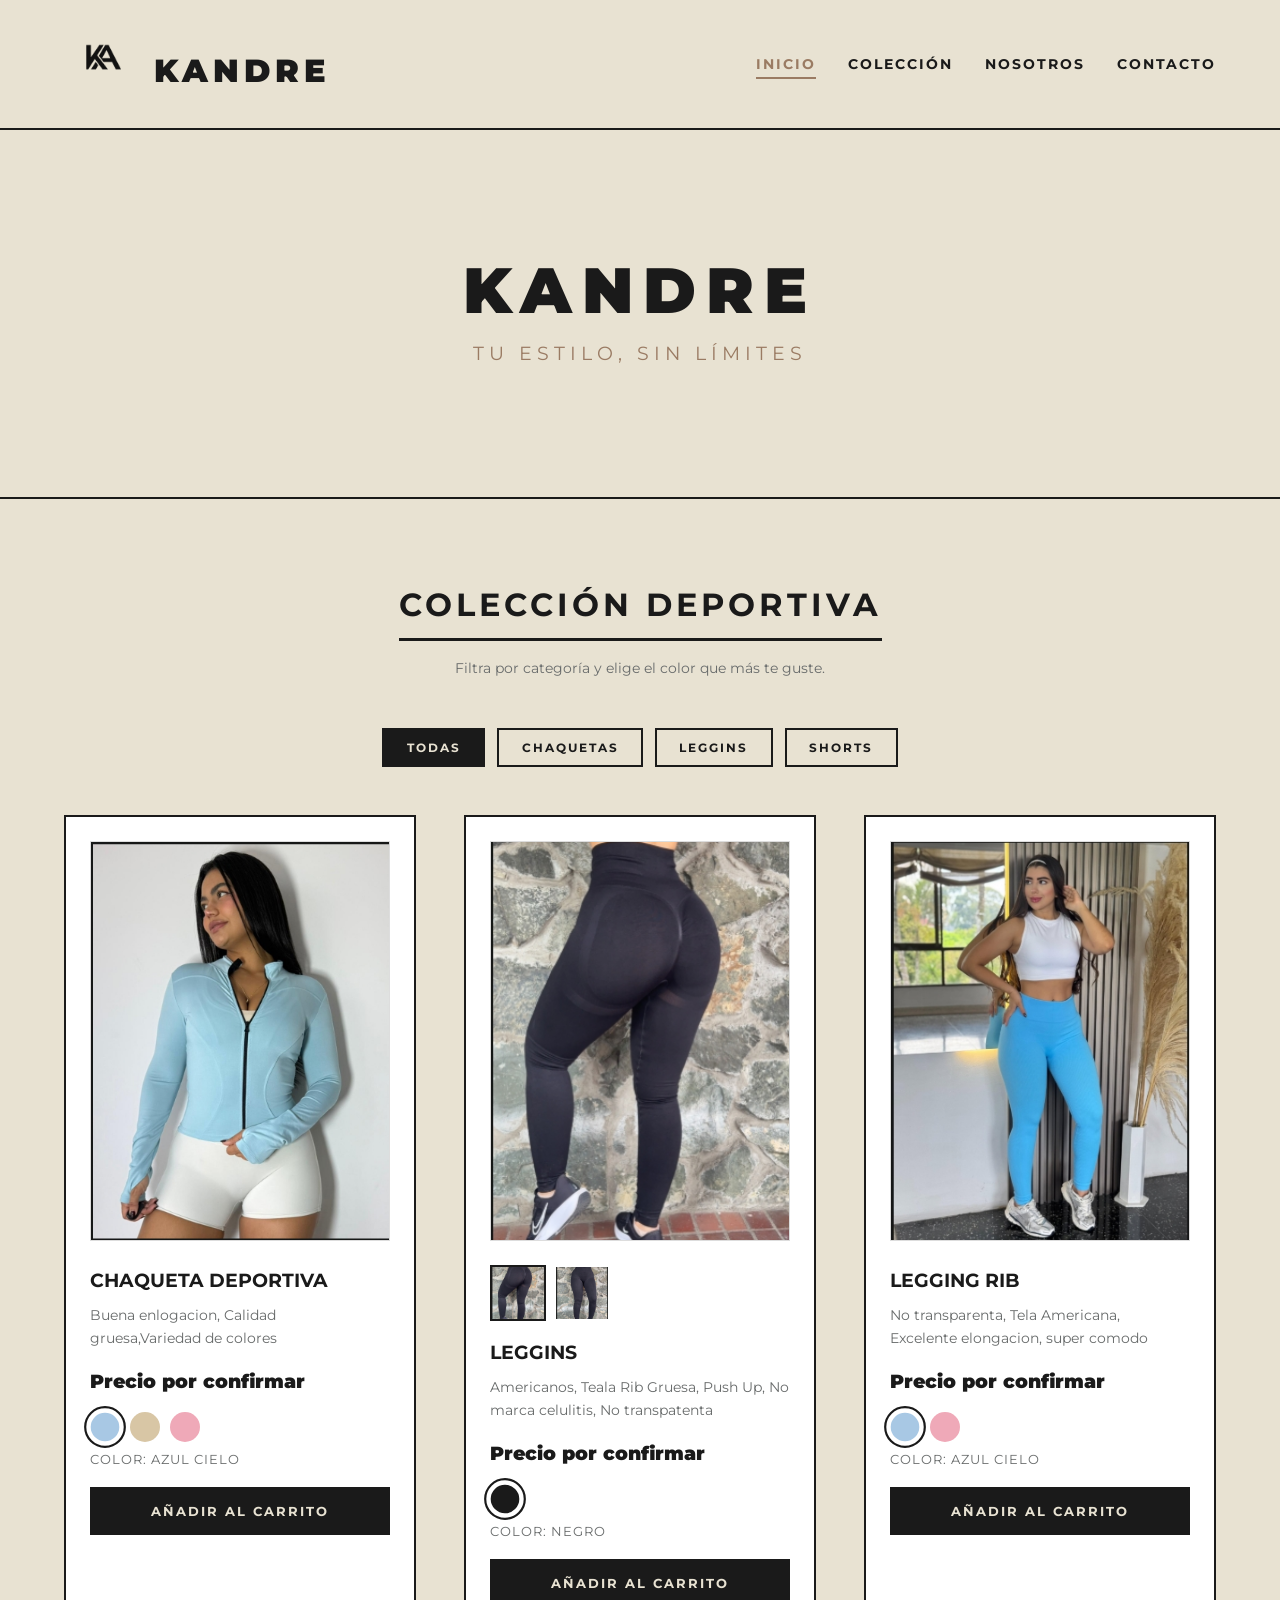
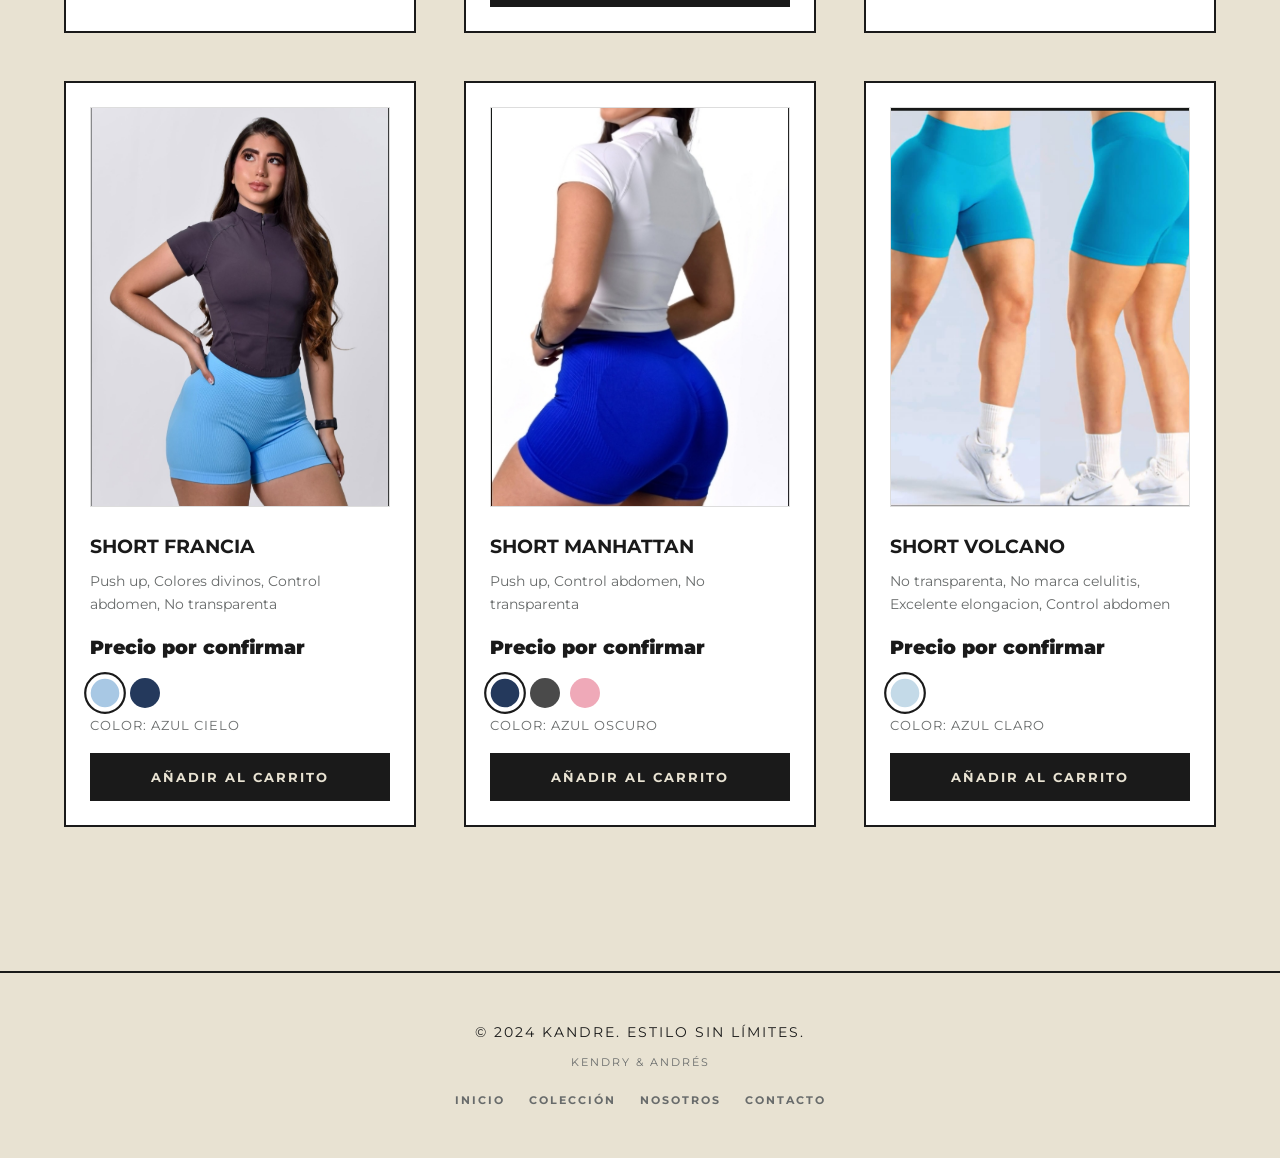
<file: index.html>
<!DOCTYPE html>
<html lang="es">
<head>
    <meta charset="UTF-8">
    <meta name="viewport" content="width=device-width, initial-scale=1.0">
    <title>KANDRE | Minimalist Clothing</title>
    <meta name="description" content="KANDRE: ropa deportiva minimalista. Leggins, shorts y chaquetas de producción local. Tu estilo, sin límites.">

    <!-- Tipografía oficial de la marca -->
    <link rel="preconnect" href="https://fonts.googleapis.com">
    <link rel="preconnect" href="https://fonts.gstatic.com" crossorigin>
    <link href="https://fonts.googleapis.com/css2?family=Montserrat:wght@400;700;900&display=swap" rel="stylesheet">

    <!-- Enlace al archivo de estilos CSS -->
    <link rel="stylesheet" href="css/style.css">
</head>
<body>

    <!-- ========================================== -->
    <!-- HEADER: Barra de navegación superior       -->
    <!-- ========================================== -->
    <header>
        <div class="logo-container">
            <img src="img/Logo/Logo-Monograma.png" alt="">
            <!-- REEMPLAZA EL TEXTO POR TU IMAGEN PNG DEL LOGO -->
            <!-- Ejemplo: <img src="img/logo-kandre.png" alt="KANDRE Logo" style="height: 50px;"> -->
            <a href="index.html">KANDRE</a>
        </div>
        <nav aria-label="Navegación principal">
            <ul>
                <li><a href="index.html" class="active" aria-current="page">Inicio</a></li>
                <li><a href="index.html#coleccion">Colección</a></li>
                <li><a href="nosotros.html">Nosotros</a></li>
                <li><a href="contacto.html">Contacto</a></li>
            </ul>
        </nav>
    </header>

    <!-- ========================================== -->
    <!-- HERO SECTION: Mensaje principal            -->
    <!-- ========================================== -->
    <section class="hero">
        <h1>KANDRE</h1>
        <p>Tu estilo, sin límites</p>
    </section>

    <!-- ========================================== -->
    <!-- CATÁLOGO: Grilla de productos              -->
    <!-- ========================================== -->
    <!--
        IMPORTANTE: las tarjetas ya NO se escriben a mano aquí.
        Se generan con JavaScript a partir de tres archivos:

          · js/productos.js  -> DATOS de cada prenda (nombre, precio,
                                colores, imágenes y descripción).
          · js/main.js       -> utilidades (formato de precio, avisos).
          · js/catalogo.js   -> construye el HTML, filtros y galería.

        Para agregar, quitar o editar una prenda solo se toca
        js/productos.js. Este bloque únicamente define los
        contenedores donde se pinta el catálogo.
    -->
    <section class="catalog" id="coleccion">
        <div class="catalog-header">
            <h2>Colección Deportiva</h2>
            <p class="catalog-sub">Filtra por categoría y elige el color que más te guste.</p>
        </div>

        <!--
            FILTROS: botones "Todas / Leggins / Shorts / Chaquetas".
            Se generan automáticamente según las categorías usadas
            en js/productos.js. No borres este contenedor.
        -->
        <div class="catalog-filters" id="catalog-filters" aria-label="Filtrar productos por categoría"></div>

        <!--
            GRILLA: contenedor vacío. js/catalogo.js inyecta aquí
            una tarjeta por cada producto de js/productos.js.
        -->
        <div class="product-grid" id="product-grid"></div>

        <!-- Mensaje para navegadores sin JavaScript activado -->
        <noscript>
            <p class="catalog-noscript">
                Para ver el catálogo necesitas activar JavaScript en tu navegador.
                También puedes escribirnos desde la página de contacto.
            </p>
        </noscript>
    </section>

    <!-- ========================================== -->
    <!-- FOOTER: Pie de página                      -->
    <!-- ========================================== -->
    <footer>
        <p>&copy; 2024 KANDRE. Estilo sin límites.</p>
        <p class="footer-sub">Kendry &amp; Andrés</p>
        <nav class="footer-nav" aria-label="Navegación del pie de página">
            <a href="index.html">Inicio</a>
            <a href="index.html#coleccion">Colección</a>
            <a href="nosotros.html">Nosotros</a>
            <a href="contacto.html">Contacto</a>
        </nav>
    </footer>

    <!-- ========================================== -->
    <!-- SCRIPTS: el orden de carga es importante   -->
    <!-- ========================================== -->
    <!-- 1) Utilidades compartidas (KANDRE.*) -->
    <script src="js/main.js"></script>
    <!-- 2) Datos de las prendas (PRODUCTOS) -->
    <script src="js/productos.js"></script>
    <!-- 3) Motor que construye el catálogo -->
    <script src="js/catalogo.js"></script>
</body>
</html>
</file>
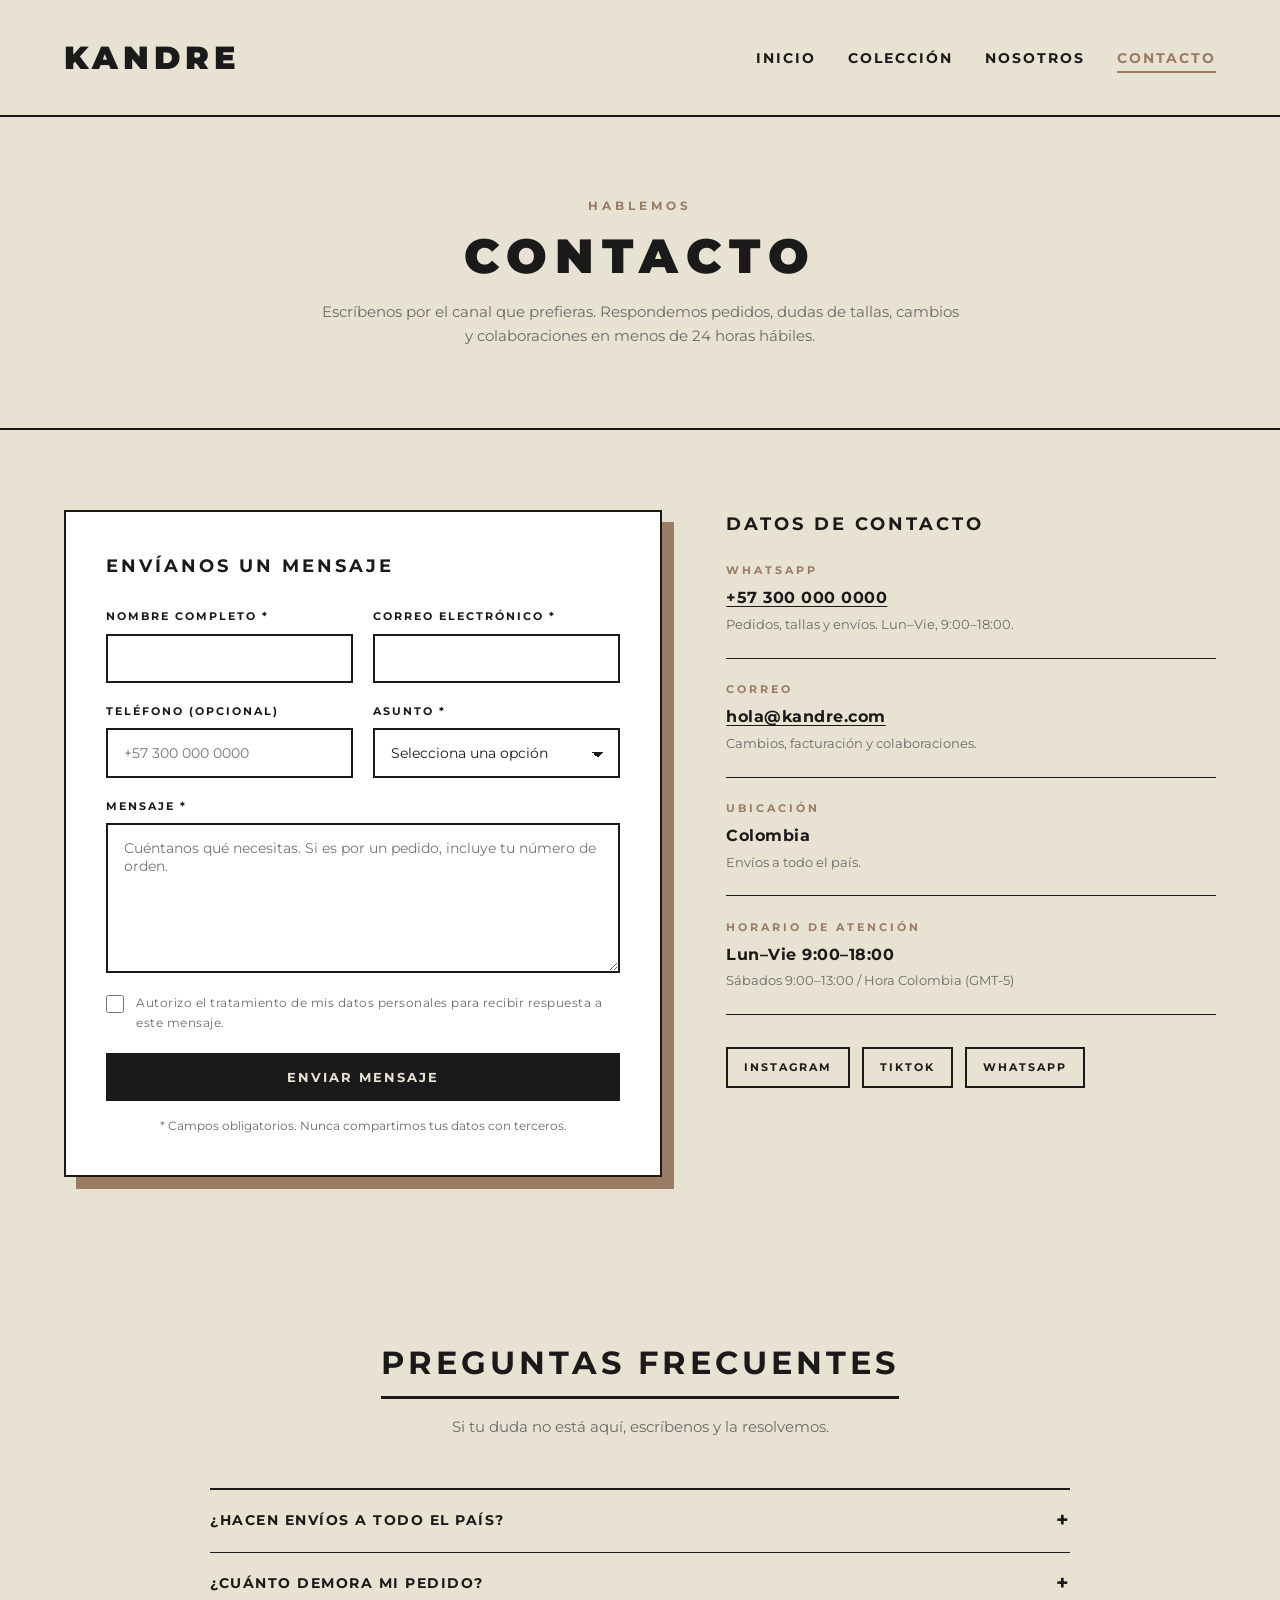
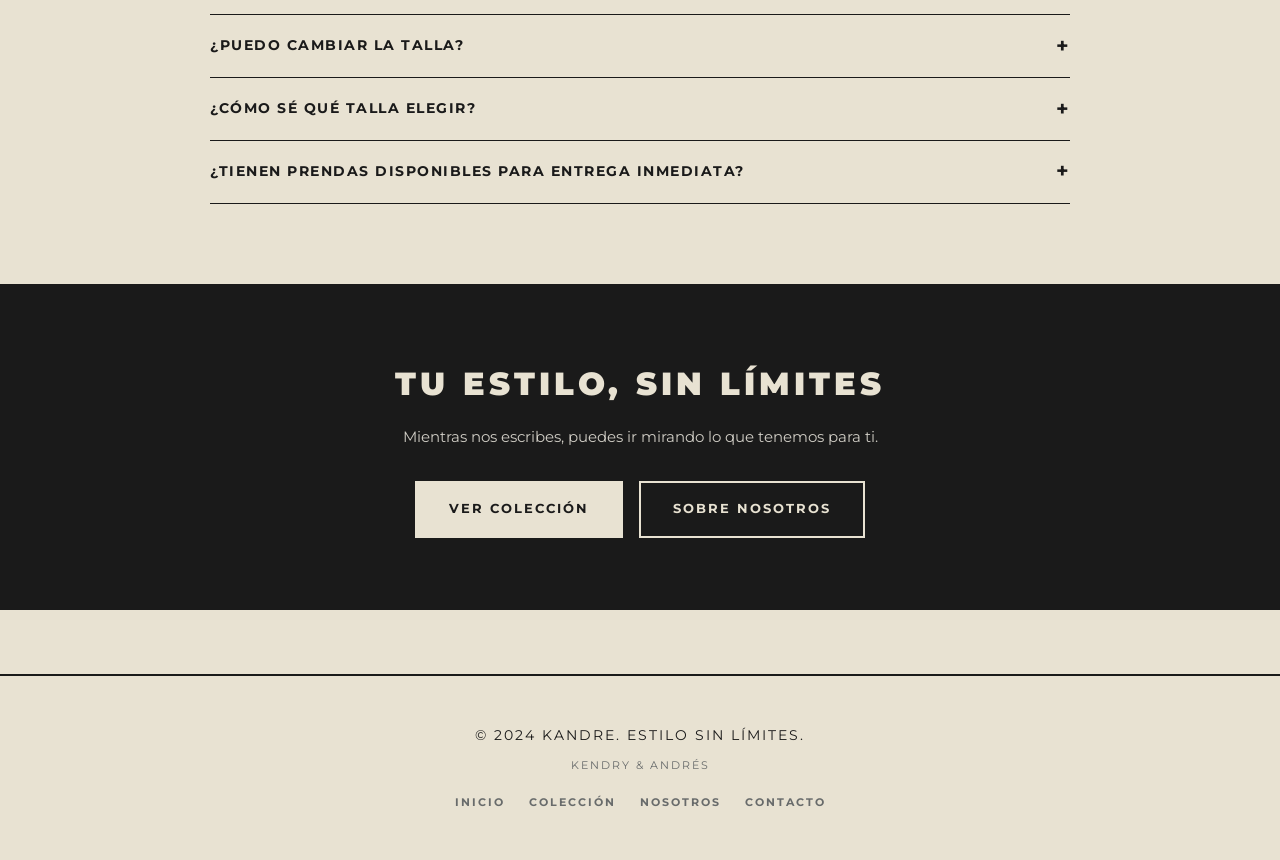
<file: contacto.html>
<!DOCTYPE html>
<html lang="es">
<head>
    <meta charset="UTF-8">
    <meta name="viewport" content="width=device-width, initial-scale=1.0">
    <title>Contacto | KANDRE</title>
    <meta name="description" content="Escríbenos: pedidos, dudas de tallas, cambios y colaboraciones. KANDRE responde en menos de 24 horas hábiles.">

    <!-- Tipografía oficial de la marca -->
    <link rel="preconnect" href="https://fonts.googleapis.com">
    <link rel="preconnect" href="https://fonts.gstatic.com" crossorigin>
    <link href="https://fonts.googleapis.com/css2?family=Montserrat:wght@400;700;900&display=swap" rel="stylesheet">

    <!-- Enlace al archivo de estilos CSS -->
    <link rel="stylesheet" href="css/style.css">
</head>
<body>

    <!-- ========================================== -->
    <!-- HEADER: Barra de navegación superior       -->
    <!-- ========================================== -->
    <header>
        <div class="logo-container">
            <!-- REEMPLAZA EL TEXTO POR TU IMAGEN PNG DEL LOGO -->
            <a href="index.html">KANDRE</a>
        </div>
        <nav aria-label="Navegación principal">
            <ul>
                <li><a href="index.html">Inicio</a></li>
                <li><a href="index.html#coleccion">Colección</a></li>
                <li><a href="nosotros.html">Nosotros</a></li>
                <li><a href="contacto.html" class="active" aria-current="page">Contacto</a></li>
            </ul>
        </nav>
    </header>

    <!-- ========================================== -->
    <!-- ENCABEZADO DE LA PÁGINA                    -->
    <!-- ========================================== -->
    <section class="page-hero">
        <p class="page-kicker">Hablemos</p>
        <h1>Contacto</h1>
        <p class="lead">
            Escríbenos por el canal que prefieras. Respondemos pedidos, dudas de
            tallas, cambios y colaboraciones en menos de 24 horas hábiles.
        </p>
    </section>

    <!-- ========================================== -->
    <!-- FORMULARIO + DATOS DE CONTACTO             -->
    <!-- ========================================== -->
    <section class="section" id="escribenos">
        <div class="contact-grid">

            <!-- FORMULARIO -->
            <div class="contact-form">
                <h2>Envíanos un mensaje</h2>

                <!--
                    =======================================================
                    CÓMO ACTIVAR EL ENVÍO REAL
                    =======================================================
                    Este formulario valida los datos con js/contacto.js y, por
                    defecto, abre tu aplicación de correo (mailto) con el mensaje
                    listo para enviar.

                    Si prefieres un envío automático, crea una cuenta gratuita en
                    Formspree (o Netlify Forms) y pega tu endpoint así:

                        <form id="contact-form" data-endpoint="https://formspree.io/f/TU_ID">

                    El script detectará el endpoint y enviará el formulario por
                    fetch sin recargar la página. Los campos name="" ya están
                    listos para cualquier servicio.
                -->
                <form id="contact-form" action="#" method="post" data-endpoint="" novalidate>
                    <div class="form-row">
                        <div class="form-group">
                            <label for="nombre">Nombre completo *</label>
                            <input type="text" id="nombre" name="nombre" autocomplete="name" required aria-describedby="err-nombre">
                            <span class="field-error" id="err-nombre" role="alert"></span>
                        </div>

                        <div class="form-group">
                            <label for="email">Correo electrónico *</label>
                            <input type="email" id="email" name="email" autocomplete="email" required aria-describedby="err-email">
                            <span class="field-error" id="err-email" role="alert"></span>
                        </div>
                    </div>

                    <div class="form-row">
                        <div class="form-group">
                            <label for="telefono">Teléfono (opcional)</label>
                            <input type="tel" id="telefono" name="telefono" autocomplete="tel" placeholder="+57 300 000 0000" aria-describedby="err-telefono">
                            <span class="field-error" id="err-telefono" role="alert"></span>
                        </div>

                        <div class="form-group">
                            <label for="asunto">Asunto *</label>
                            <select id="asunto" name="asunto" required aria-describedby="err-asunto">
                                <option value="">Selecciona una opción</option>
                                <option value="Pedido">Estado de mi pedido</option>
                                <option value="Tallas">Duda de tallas</option>
                                <option value="Cambios">Cambios y devoluciones</option>
                                <option value="Colaboración">Colaboración o prensa</option>
                                <option value="Otro">Otro</option>
                            </select>
                            <span class="field-error" id="err-asunto" role="alert"></span>
                        </div>
                    </div>

                    <div class="form-group">
                        <label for="mensaje">Mensaje *</label>
                        <textarea id="mensaje" name="mensaje" required placeholder="Cuéntanos qué necesitas. Si es por un pedido, incluye tu número de orden." aria-describedby="err-mensaje"></textarea>
                        <span class="field-error" id="err-mensaje" role="alert"></span>
                    </div>

                    <div class="form-group checkbox-group">
                        <input type="checkbox" id="acepto" name="acepto" value="si" required aria-describedby="err-acepto">
                        <label for="acepto">
                            Autorizo el tratamiento de mis datos personales para recibir
                            respuesta a este mensaje.
                        </label>
                        <span class="field-error" id="err-acepto" role="alert"></span>
                    </div>

                    <button type="submit" class="btn-add">Enviar mensaje</button>

                    <p class="form-note">
                        * Campos obligatorios. Nunca compartimos tus datos con terceros.
                    </p>

                    <div class="form-status" id="form-status" role="status" aria-live="polite"></div>
                </form>
            </div>

            <!-- DATOS DE CONTACTO -->
            <div class="contact-info">
                <h2>Datos de contacto</h2>

                <!-- REEMPLAZA ESTOS DATOS CON LOS REALES DE KANDRE -->
                <div class="info-block">
                    <p class="info-label">WhatsApp</p>
                    <p class="info-value">
                        <a href="https://wa.me/" target="_blank" rel="noopener">+57 300 000 0000</a>
                    </p>
                    <p class="info-extra">Pedidos, tallas y envíos. Lun&ndash;Vie, 9:00&ndash;18:00.</p>
                </div>

                <div class="info-block">
                    <p class="info-label">Correo</p>
                    <p class="info-value">
                        <a href="mailto:hola@kandre.com">hola@kandre.com</a>
                    </p>
                    <p class="info-extra">Cambios, facturación y colaboraciones.</p>
                </div>

                <div class="info-block">
                    <p class="info-label">Ubicación</p>
                    <p class="info-value">Colombia</p>
                    <p class="info-extra">Envíos a todo el país.</p>
                </div>

                <div class="info-block">
                    <p class="info-label">Horario de atención</p>
                    <p class="info-value">Lun&ndash;Vie 9:00&ndash;18:00</p>
                    <p class="info-extra">Sábados 9:00&ndash;13:00 / Hora Colombia (GMT-5)</p>
                </div>

                <div class="social-row">
                    <a href="https://www.instagram.com/kandre_ka/" target="_blank" rel="noopener" class="social-link">Instagram</a>
                    <a href="https://tiktok.com/" target="_blank" rel="noopener" class="social-link">TikTok</a>
                    <a href="https://wa.me/" target="_blank" rel="noopener" class="social-link">WhatsApp</a>
                </div>
            </div>
        </div>
    </section>

    <!-- ========================================== -->
    <!-- MAPA / VISÍTANOS                            -->
    <!-- ========================================== -->
     
    <!-- <section class="section section-alt" id="ubicacion">
        <div class="section-header">
            <h2>Visítanos</h2>
            <p>
                Atendemos con cita previa. Escríbenos por WhatsApp para confirmar
                disponibilidad antes de venir.
            </p>
        </div> -->

        <!--
            MAPA: reemplaza este div por el iframe de Google Maps de tu dirección.
            Ejemplo:
            <iframe src="https://www.google.com/maps?q=TU+DIRECCION&output=embed"
                    title="Ubicación de KANDRE" loading="lazy" referrerpolicy="no-referrer-when-downgrade"></iframe>
        -->
        <!-- <div class="map-frame">
            <p>
                Espacio para el mapa &mdash; Cra. 00 #00-00, Bogotá D.C.
                <br>
                Reemplaza este bloque por el iframe de Google Maps.
            </p>
        </div>
    </section> -->

    <!-- ========================================== -->
    <!-- PREGUNTAS FRECUENTES                       -->
    <!-- ========================================== -->
    <section class="section" id="preguntas">
        <div class="section-header">
            <h2>Preguntas frecuentes</h2>
            <p>Si tu duda no está aquí, escríbenos y la resolvemos.</p>
        </div>

        <div class="faq">
            <details>
                <summary>¿Hacen envíos a todo el país?</summary>
                <p>
                    Sí. Enviamos a toda Colombia con transportadoras aliadas. En Bogotá
                    también ofrecemos entrega el mismo día para pedidos confirmados antes
                    de las 12:00 m.
                </p>
            </details>

            <details>
                <summary>¿Cuánto demora mi pedido?</summary>
                <p>
                    Entre 1 y 3 días hábiles en ciudades principales y hasta 5 días
                    hábiles en municipios. Te enviamos el número de guía en cuanto tu
                    paquete sale del taller.
                </p>
            </details>

            <details>
                <summary>¿Puedo cambiar la talla?</summary>
                <p>
                    Sí. Tienes 5 días calendario desde que recibes tu pedido para
                    solicitar el cambio, siempre que la prenda esté sin uso, con etiquetas
                    y en su empaque original. Escríbenos por WhatsApp con tu número de
                    orden.
                </p>
            </details>

            <details>
                <summary>¿Cómo sé qué talla elegir?</summary>
                <p>
                    Cada producto tiene su tabla de tallas en la página de la colección.
                    Si estás entre dos tallas, escríbenos con tu estatura y peso: te
                    recomendamos una según el corte de la prenda.
                </p>
            </details>

            <details>
                <summary>¿Tienen prendas disponibles para entrega inmediata?</summary>
                <p>
                    Trabajamos por series pequeñas, así que la disponibilidad cambia
                    rápido. La colección muestra siempre lo que está en stock; si algo se
                    agota, puedes preguntarnos por la próxima producción.
                </p>
            </details>
        </div>
    </section>

    <!-- ========================================== -->
    <!-- LLAMADO A LA ACCIÓN                        -->
    <!-- ========================================== -->
    <section class="cta-band">
        <h2>Tu estilo, sin límites</h2>
        <p>Mientras nos escribes, puedes ir mirando lo que tenemos para ti.</p>
        <div class="btn-row">
            <a href="index.html#coleccion" class="btn btn-solid">Ver colección</a>
            <a href="nosotros.html" class="btn">Sobre nosotros</a>
        </div>
    </section>

    <!-- ========================================== -->
    <!-- FOOTER: Pie de página                      -->
    <!-- ========================================== -->
    <footer>
        <p>&copy; 2024 KANDRE. Estilo sin límites.</p>
        <p class="footer-sub">Kendry &amp; Andrés</p>
        <nav class="footer-nav" aria-label="Navegación del pie de página">
            <a href="index.html">Inicio</a>
            <a href="index.html#coleccion">Colección</a>
            <a href="nosotros.html">Nosotros</a>
            <a href="contacto.html">Contacto</a>
        </nav>
    </footer>

    <!-- Enlace al archivo JavaScript -->
    <script src="js/main.js"></script>
    <script src="js/contacto.js"></script>
</body>
</html>
</file>
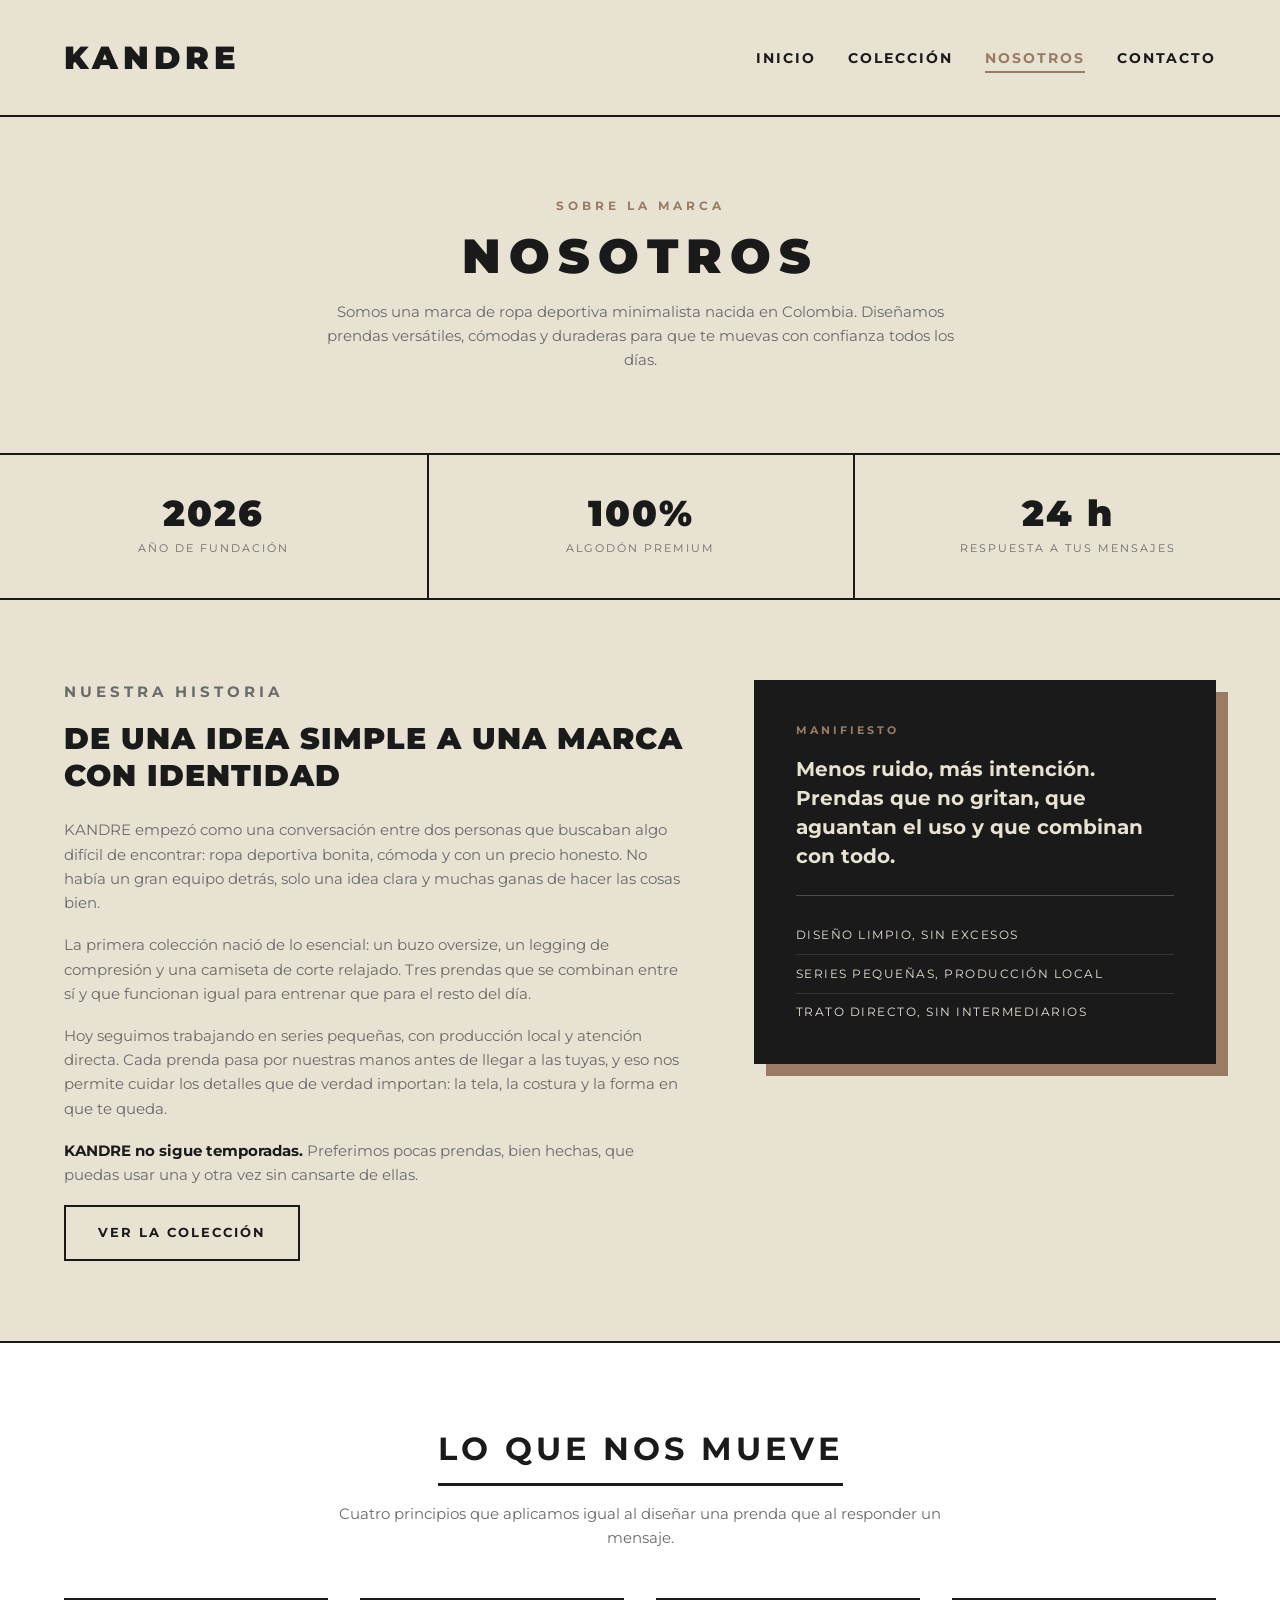
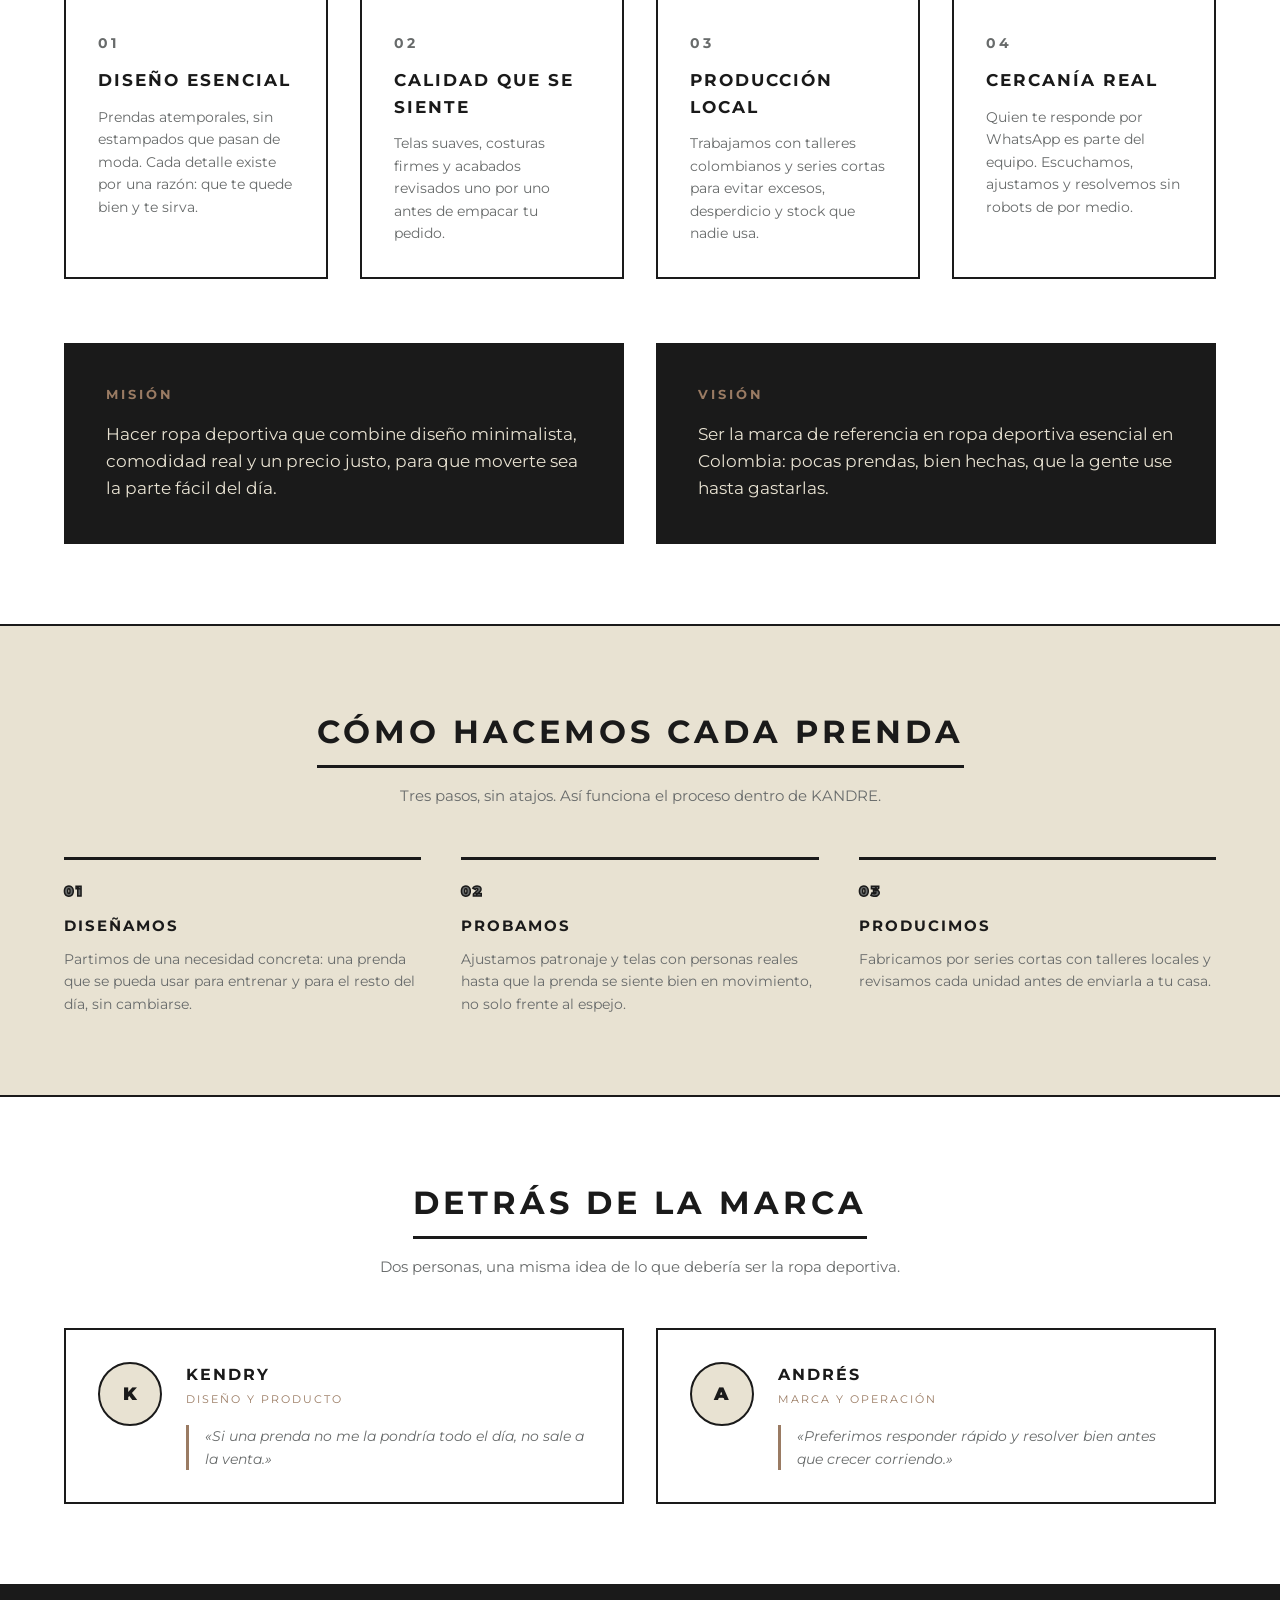
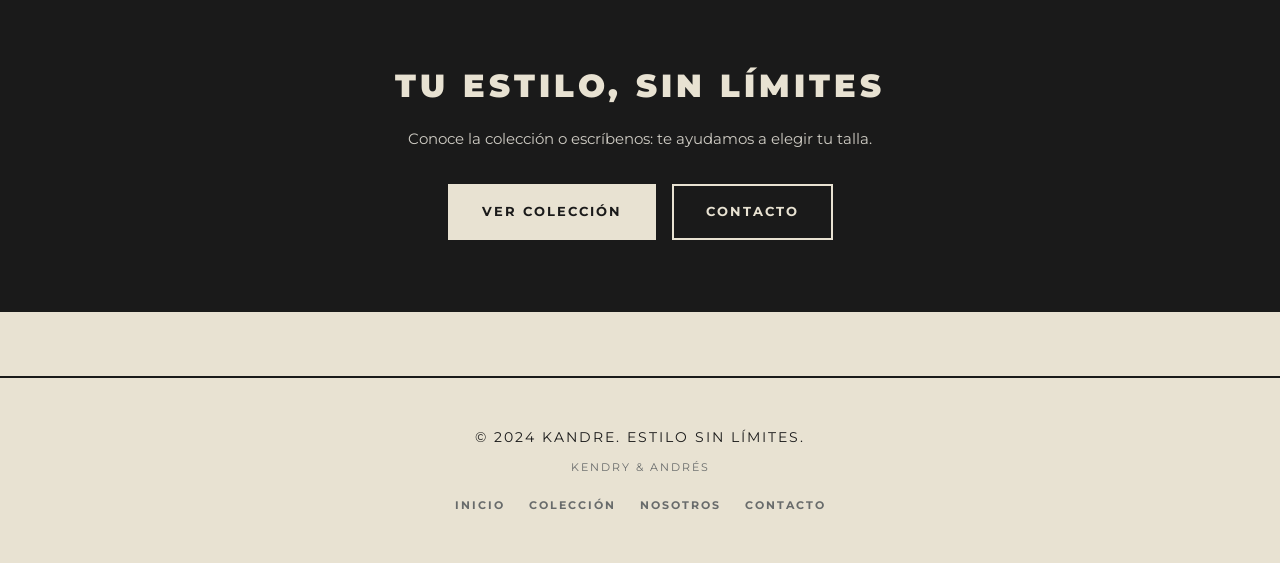
<file: nosotros.html>
<!DOCTYPE html>
<html lang="es">
<head>
    <meta charset="UTF-8">
    <meta name="viewport" content="width=device-width, initial-scale=1.0">
    <title>Nosotros | KANDRE</title>
    <meta name="description" content="Conoce la historia, los valores y el equipo detrás de KANDRE: ropa deportiva minimalista de producción local en Colombia.">

    <!-- Tipografía oficial de la marca -->
    <link rel="preconnect" href="https://fonts.googleapis.com">
    <link rel="preconnect" href="https://fonts.gstatic.com" crossorigin>
    <link href="https://fonts.googleapis.com/css2?family=Montserrat:wght@400;700;900&display=swap" rel="stylesheet">

    <!-- Enlace al archivo de estilos CSS -->
    <link rel="stylesheet" href="css/style.css">
</head>
<body>

    <!-- ========================================== -->
    <!-- HEADER: Barra de navegación superior       -->
    <!-- ========================================== -->
    <header>
        <div class="logo-container">
            <!-- REEMPLAZA EL TEXTO POR TU IMAGEN PNG DEL LOGO -->
            <a href="index.html">KANDRE</a>
        </div>
        <nav aria-label="Navegación principal">
            <ul>
                <li><a href="index.html">Inicio</a></li>
                <li><a href="index.html#coleccion">Colección</a></li>
                <li><a href="nosotros.html" class="active" aria-current="page">Nosotros</a></li>
                <li><a href="contacto.html">Contacto</a></li>
            </ul>
        </nav>
    </header>

    <!-- ========================================== -->
    <!-- ENCABEZADO DE LA PÁGINA                    -->
    <!-- ========================================== -->
    <section class="page-hero">
        <p class="page-kicker">Sobre la marca</p>
        <h1>Nosotros</h1>
        <p class="lead">
            Somos una marca de ropa deportiva minimalista nacida en Colombia.
            Diseñamos prendas versátiles, cómodas y duraderas para que te muevas
            con confianza todos los días.
        </p>
    </section>

    <!-- ========================================== -->
    <!-- CIFRAS DE LA MARCA                         -->
    <!-- ========================================== -->
    <!-- AJUSTA ESTAS CIFRAS cuando tengas los datos reales -->
    <section class="stats-band" aria-label="KANDRE en cifras">
        <div class="stat">
            <strong>2026</strong>
            <span>Año de fundación</span>
        </div>
        <!--
        <div class="stat">
            <strong>06</strong>
            <span>Prendas en la colección</span>
        </div>
        -->
        <div class="stat">
            <strong>100%</strong>
            <span>Algodón premium</span>
        </div>
        <div class="stat">
            <strong>24 h</strong>
            <span>Respuesta a tus mensajes</span>
        </div>
    </section>

    <!-- ========================================== -->
    <!-- HISTORIA Y MANIFIESTO                      -->
    <!-- ========================================== -->
    <section class="section" id="historia">
        <div class="story-grid">
            <div class="story-text">
                <p class="page-kicker">Nuestra historia</p>
                <h2>De una idea simple a una marca con identidad</h2>

                <p>
                    KANDRE empezó como una conversación entre dos personas que buscaban
                    algo difícil de encontrar: ropa deportiva bonita, cómoda y con un
                    precio honesto. No había un gran equipo detrás, solo una idea clara
                    y muchas ganas de hacer las cosas bien.
                </p>

                <p>
                    La primera colección nació de lo esencial: un buzo oversize, un
                    legging de compresión y una camiseta de corte relajado. Tres prendas
                    que se combinan entre sí y que funcionan igual para entrenar que para
                    el resto del día.
                </p>

                <p>
                    Hoy seguimos trabajando en series pequeñas, con producción local y
                    atención directa. Cada prenda pasa por nuestras manos antes de llegar
                    a las tuyas, y eso nos permite cuidar los detalles que de verdad
                    importan: la tela, la costura y la forma en que te queda.
                </p>

                <p>
                    <strong>KANDRE no sigue temporadas.</strong> Preferimos pocas prendas,
                    bien hechas, que puedas usar una y otra vez sin cansarte de ellas.
                </p>

                <a href="index.html#coleccion" class="btn">Ver la colección</a>
            </div>

            <aside class="manifesto-card">
                <p class="manifesto-tag">Manifiesto</p>
                <p class="manifesto-text">
                    Menos ruido, más intención. Prendas que no gritan, que aguantan el
                    uso y que combinan con todo.
                </p>
                <ul>
                    <li>Diseño limpio, sin excesos</li>
                    <li>Series pequeñas, producción local</li>
                    <li>Trato directo, sin intermediarios</li>
                </ul>
            </aside>
        </div>
    </section>

    <!-- ========================================== -->
    <!-- VALORES                                    -->
    <!-- ========================================== -->
    <section class="section section-alt" id="valores">
        <div class="section-header">
            <h2>Lo que nos mueve</h2>
            <p>
                Cuatro principios que aplicamos igual al diseñar una prenda que al
                responder un mensaje.
            </p>
        </div>

        <div class="pillar-grid">
            <article class="pillar-card">
                <p class="pillar-number">01</p>
                <h3>Diseño esencial</h3>
                <p>
                    Prendas atemporales, sin estampados que pasan de moda. Cada detalle
                    existe por una razón: que te quede bien y te sirva.
                </p>
            </article>

            <article class="pillar-card">
                <p class="pillar-number">02</p>
                <h3>Calidad que se siente</h3>
                <p>
                    Telas suaves, costuras firmes y acabados revisados uno por uno antes
                    de empacar tu pedido.
                </p>
            </article>

            <article class="pillar-card">
                <p class="pillar-number">03</p>
                <h3>Producción local</h3>
                <p>
                    Trabajamos con talleres colombianos y series cortas para evitar
                    excesos, desperdicio y stock que nadie usa.
                </p>
            </article>

            <article class="pillar-card">
                <p class="pillar-number">04</p>
                <h3>Cercanía real</h3>
                <p>
                    Quien te responde por WhatsApp es parte del equipo. Escuchamos,
                    ajustamos y resolvemos sin robots de por medio.
                </p>
            </article>
        </div>

        <div class="mission-grid">
            <article class="mission-card">
                <h3>Misión</h3>
                <p>
                    Hacer ropa deportiva que combine diseño minimalista, comodidad real
                    y un precio justo, para que moverte sea la parte fácil del día.
                </p>
            </article>

            <article class="mission-card">
                <h3>Visión</h3>
                <p>
                    Ser la marca de referencia en ropa deportiva esencial en Colombia:
                    pocas prendas, bien hechas, que la gente use hasta gastarlas.
                </p>
            </article>
        </div>
    </section>

    <!-- ========================================== -->
    <!-- CÓMO TRABAJAMOS                            -->
    <!-- ========================================== -->
    <section class="section" id="proceso">
        <div class="section-header">
            <h2>Cómo hacemos cada prenda</h2>
            <p>Tres pasos, sin atajos. Así funciona el proceso dentro de KANDRE.</p>
        </div>

        <div class="process-grid">
            <article class="step-card">
                <p class="step-number">01</p>
                <h3>Diseñamos</h3>
                <p>
                    Partimos de una necesidad concreta: una prenda que se pueda usar
                    para entrenar y para el resto del día, sin cambiarse.
                </p>
            </article>

            <article class="step-card">
                <p class="step-number">02</p>
                <h3>Probamos</h3>
                <p>
                    Ajustamos patronaje y telas con personas reales hasta que la prenda
                    se siente bien en movimiento, no solo frente al espejo.
                </p>
            </article>

            <article class="step-card">
                <p class="step-number">03</p>
                <h3>Producimos</h3>
                <p>
                    Fabricamos por series cortas con talleres locales y revisamos cada
                    unidad antes de enviarla a tu casa.
                </p>
            </article>
        </div>
    </section>

    <!-- ========================================== -->
    <!-- FUNDADORES                                 -->
    <!-- ========================================== -->
    <section class="section section-alt" id="equipo">
        <div class="section-header">
            <h2>Detrás de la marca</h2>
            <p>Dos personas, una misma idea de lo que debería ser la ropa deportiva.</p>
        </div>

        <div class="founder-grid">
            <article class="founder-card">
                <div class="founder-avatar" aria-hidden="true">K</div>
                <div>
                    <h3>Kendry</h3>
                    <p class="founder-role">Diseño y producto</p>
                    <blockquote>
                        &laquo;Si una prenda no me la pondría todo el día, no sale a la venta.&raquo;
                    </blockquote>
                </div>
            </article>

            <article class="founder-card">
                <div class="founder-avatar" aria-hidden="true">A</div>
                <div>
                    <h3>Andrés</h3>
                    <p class="founder-role">Marca y operación</p>
                    <blockquote>
                        &laquo;Preferimos responder rápido y resolver bien antes que crecer corriendo.&raquo;
                    </blockquote>
                </div>
            </article>
        </div>
    </section>

    <!-- ========================================== -->
    <!-- LLAMADO A LA ACCIÓN                        -->
    <!-- ========================================== -->
    <section class="cta-band">
        <h2>Tu estilo, sin límites</h2>
        <p>Conoce la colección o escríbenos: te ayudamos a elegir tu talla.</p>
        <div class="btn-row">
            <a href="index.html#coleccion" class="btn btn-solid">Ver colección</a>
            <a href="contacto.html" class="btn">Contacto</a>
        </div>
    </section>

    <!-- ========================================== -->
    <!-- FOOTER: Pie de página                      -->
    <!-- ========================================== -->
    <footer>
        <p>&copy; 2024 KANDRE. Estilo sin límites.</p>
        <p class="footer-sub">Kendry &amp; Andrés</p>
        <nav class="footer-nav" aria-label="Navegación del pie de página">
            <a href="index.html">Inicio</a>
            <a href="index.html#coleccion">Colección</a>
            <a href="nosotros.html">Nosotros</a>
            <a href="contacto.html">Contacto</a>
        </nav>
    </footer>

    <!-- Enlace al archivo JavaScript -->
    <script src="js/main.js"></script>
</body>
</html>
</file>
<file: css/style.css>
/* ==========================================
   VARIABLES DE MARCA (Brand Board)
   ========================================== */
:root {
    --beige: #E8E2D2;  /* Beige principal (sofisticación) */
    --negro: #1A1A1A;  /* Negro principal (elegancia) */
    --cafe: #9A7B63;   /* Acento cálido (versatilidad) */
    --gris: #686B6B;   /* Acento neutro (equilibrio) */
    --blanco: #FFFFFF;
}

/* ==========================================
   RESETEO Y ESTILOS BASE
   ========================================== */
* {
    margin: 0;
    padding: 0;
    box-sizing: border-box;
}

body {
    font-family: 'Montserrat', sans-serif;
    background-color: var(--beige);
    color: var(--negro);
    line-height: 1.6;
    -webkit-font-smoothing: antialiased;
}

a {
    text-decoration: none;
    color: var(--negro);
}

/* ==========================================
   HEADER Y NAVEGACIÓN
   ========================================== */
header {
    display: flex;
    justify-content: space-between;
    align-items: center;
    padding: 2rem 5%;
    border-bottom: 2px solid var(--negro);
}

.logo-container {
    font-weight: 900;
    font-size: 2rem;
    letter-spacing: 5px;
    text-transform: uppercase;
}

.logo-container img {
    max-height: 50px; /* Ajusta esto según tu PNG */
    width: auto;
}

nav ul {
    list-style: none;
    display: flex;
    gap: 2rem;
}

nav ul li a {
    font-weight: 700;
    text-transform: uppercase;
    font-size: 0.9rem;
    letter-spacing: 2px;
    transition: color 0.3s ease;
}

nav ul li a:hover {
    color: var(--cafe);
}

/* ==========================================
   HERO SECTION (Portada)
   ========================================== */
.hero {
    padding: 8rem 5%;
    text-align: center;
    border-bottom: 2px solid var(--negro);
}

.hero h1 {
    font-size: 4rem;
    font-weight: 900;
    text-transform: uppercase;
    letter-spacing: 10px;
    margin-bottom: 1rem;
    line-height: 1;
}

.hero p {
    font-size: 1.2rem;
    font-weight: 400;
    letter-spacing: 5px;
    text-transform: uppercase;
    color: var(--cafe);
}

/* ==========================================
   CATÁLOGO Y GRILLA DE PRODUCTOS
   ========================================== */
.catalog {
    padding: 5rem 5%;
}

.catalog-header {
    text-align: center;
    margin-bottom: 3rem;
}

.catalog-header h2 {
    font-size: 2rem;
    letter-spacing: 4px;
    text-transform: uppercase;
    border-bottom: 3px solid var(--negro);
    display: inline-block;
    padding-bottom: 0.5rem;
}

.product-grid {
    display: grid;
    /* Crea columnas responsivas automáticamente */
    grid-template-columns: repeat(auto-fit, minmax(300px, 1fr));
    gap: 3rem;
}

/* ==========================================
   TARJETA DE PRODUCTO INDIVIDUAL
   ========================================== */
.product-card {
    background-color: var(--blanco);
    border: 2px solid var(--negro);
    padding: 1.5rem;
    transition: transform 0.3s ease, box-shadow 0.3s ease;
}

.product-card:hover {
    transform: translateY(-5px);
    box-shadow: 10px 10px 0px var(--negro); /* Sombra estilo brutalista minimalista */
}

.image-container {
    width: 100%;
    height: 400px;
    background-color: #f4f4f4;
    margin-bottom: 1.5rem;
    display: flex;
    justify-content: center;
    align-items: center;
    border: 1px solid #ddd;
    overflow: hidden;
}

.image-container img {
    width: 100%;
    height: 100%;
    object-fit: cover; /* Hace que la imagen llene el espacio sin deformarse */
    transition: transform 0.5s ease;
}

.product-card:hover .image-container img {
    transform: scale(1.05); /* Efecto zoom sutil al pasar el mouse */
}

.product-title {
    font-size: 1.2rem;
    font-weight: 700;
    text-transform: uppercase;
    margin-bottom: 0.5rem;
}

.product-desc {
    font-size: 0.9rem;
    color: var(--gris);
    margin-bottom: 1rem;
    min-height: 45px;
}

.product-price {
    font-size: 1.2rem;
    font-weight: 900;
    margin-bottom: 1rem;
}

/* ==========================================
   SELECTOR DE COLORES INTERACTIVO
   ========================================== */
.color-selector {
    display: flex;
    gap: 10px;
    margin-bottom: 0.5rem;
}

.color-btn {
    width: 30px;
    height: 30px;
    border-radius: 50%;
    border: 2px solid transparent;
    cursor: pointer;
    transition: all 0.2s ease;
    outline: 2px solid transparent;
    outline-offset: 2px;
}

.color-btn:hover {
    transform: scale(1.1);
}

/* Estado activo cuando el usuario hace clic */
.color-btn.active {
    border: 2px solid var(--blanco);
    outline: 2px solid var(--negro);
    transform: scale(1.1);
}

.color-display {
    font-size: 0.8rem;
    margin-bottom: 1rem;
    color: var(--gris);
    text-transform: uppercase;
    letter-spacing: 1px;
}

/* ==========================================
   BOTÓN DE COMPRA
   ========================================== */
.btn-add {
    width: 100%;
    padding: 1rem;
    background-color: var(--negro);
    color: var(--beige);
    border: none;
    font-family: inherit;
    text-transform: uppercase;
    font-weight: 700;
    letter-spacing: 2px;
    cursor: pointer;
    transition: background-color 0.3s ease;
}

.btn-add:hover {
    background-color: var(--cafe);
    color: var(--blanco);
}

/* ==========================================
   FOOTER
   ========================================== */
footer {
    text-align: center;
    padding: 3rem 5%;
    border-top: 2px solid var(--negro);
    margin-top: 4rem;
}

footer p {
    font-size: 0.9rem;
    text-transform: uppercase;
    letter-spacing: 2px;
}

.footer-sub {
    margin-top: 10px;
    font-size: 0.7rem;
    color: var(--gris);
}

/* ==========================================
   RESPONSIVE (Para móviles y tablets)
   ========================================== */
@media (max-width: 768px) {
    header {
        flex-direction: column;
        gap: 1.5rem;
        padding: 1.5rem;
    }

    nav ul {
        gap: 1rem;
    }

    .hero h1 {
        font-size: 2.5rem;
        letter-spacing: 5px;
    }

    .hero p {
        font-size: 1rem;
        letter-spacing: 2px;
    }

    .product-grid {
        grid-template-columns: 1fr; /* Una sola columna en móviles */
    }
}

/* ==========================================
   PÁGINAS INTERNAS: NOSOTROS Y CONTACTO
   ========================================== */

/* --- Logo y navegación compartida --- */
.logo-container a {
    color: inherit;
    transition: color 0.3s ease;
}

.logo-container a:hover {
    color: var(--cafe);
}

nav ul li a.active {
    color: var(--cafe);
    border-bottom: 2px solid var(--cafe);
    padding-bottom: 4px;
}

/* --- Encabezado de página interna --- */
.page-hero {
    padding: 5rem 5%;
    text-align: center;
    border-bottom: 2px solid var(--negro);
}

.page-kicker {
    font-size: 0.72rem;
    font-weight: 700;
    letter-spacing: 4px;
    text-transform: uppercase;
    color: var(--cafe);
    margin-bottom: 1rem;
}

.page-hero h1 {
    font-size: 3rem;
    font-weight: 900;
    text-transform: uppercase;
    letter-spacing: 8px;
    line-height: 1;
    margin-bottom: 1.25rem;
}

.page-hero .lead {
    max-width: 640px;
    margin: 0 auto;
    color: var(--gris);
    font-size: 0.95rem;
}

/* --- Secciones genéricas --- */
.section {
    padding: 5rem 5%;
}

.section-alt {
    background-color: var(--blanco);
    border-top: 2px solid var(--negro);
    border-bottom: 2px solid var(--negro);
}

.section-header {
    text-align: center;
    margin-bottom: 3rem;
}

.section-header h2 {
    font-size: 2rem;
    letter-spacing: 4px;
    text-transform: uppercase;
    border-bottom: 3px solid var(--negro);
    display: inline-block;
    padding-bottom: 0.5rem;
}

.section-header p {
    max-width: 620px;
    margin: 1rem auto 0;
    color: var(--gris);
    font-size: 0.95rem;
}

/* --- Botones genéricos --- */
.btn {
    display: inline-block;
    padding: 1rem 2rem;
    border: 2px solid var(--negro);
    background-color: transparent;
    color: var(--negro);
    font-family: inherit;
    font-size: 0.8rem;
    font-weight: 700;
    letter-spacing: 2px;
    text-transform: uppercase;
    cursor: pointer;
    transition: background-color 0.3s ease, color 0.3s ease, border-color 0.3s ease;
}

.btn:hover {
    background-color: var(--negro);
    color: var(--beige);
}

.btn-solid {
    background-color: var(--negro);
    color: var(--beige);
}

.btn-solid:hover {
    background-color: var(--cafe);
    border-color: var(--cafe);
    color: var(--blanco);
}

.btn-row {
    display: flex;
    flex-wrap: wrap;
    justify-content: center;
    gap: 1rem;
}

/* ==========================================
   PÁGINA NOSOTROS
   ========================================== */

/* --- Historia y manifiesto --- */
.story-grid {
    display: grid;
    grid-template-columns: 1.15fr 0.85fr;
    gap: 4rem;
    align-items: start;
}

.story-text h2 {
    font-size: 1.9rem;
    font-weight: 900;
    line-height: 1.2;
    letter-spacing: 1px;
    text-transform: uppercase;
    margin-bottom: 1.5rem;
}

.story-text p {
    color: var(--gris);
    font-size: 0.95rem;
    margin-bottom: 1.1rem;
}

.story-text p strong {
    color: var(--negro);
}

.manifesto-card {
    background-color: var(--negro);
    color: var(--beige);
    border: 2px solid var(--negro);
    padding: 2.5rem;
    box-shadow: 12px 12px 0 var(--cafe);
    position: sticky;
    top: 2rem;
}

.manifesto-card .manifesto-tag {
    font-size: 0.7rem;
    font-weight: 700;
    letter-spacing: 3px;
    text-transform: uppercase;
    color: var(--cafe);
    margin-bottom: 1rem;
}

.manifesto-card .manifesto-text {
    font-size: 1.25rem;
    font-weight: 700;
    line-height: 1.45;
    margin-bottom: 1.5rem;
}

.manifesto-card ul {
    list-style: none;
    border-top: 1px solid rgba(232, 226, 210, 0.25);
    padding-top: 1.25rem;
}

.manifesto-card li {
    font-size: 0.78rem;
    letter-spacing: 1.5px;
    text-transform: uppercase;
    padding: 0.55rem 0;
    border-bottom: 1px solid rgba(232, 226, 210, 0.12);
}

.manifesto-card li:last-child {
    border-bottom: none;
    padding-bottom: 0;
}

/* --- Cifras ---
   IMPORTANTE: esta banda es fluida. Se adapta sola a cuantas
   tarjetas .stat haya (1, 2, 3, 4...) sin dejar huecos negros.

   Antes el fondo del contenedor era negro y el hueco de 2px entre
   columnas hacía las líneas separadoras. El problema: si quitabas
   una .stat, su columna seguía existiendo (repeat(4, 1fr)) y el
   fondo negro se veía a través del hueco.

   Ahora:
   - auto-fit colapsa las columnas vacías.
   - minmax(180px, 1fr) reparte el ancho entre las que quedan.
   - El fondo es beige y los separadores son bordes de cada .stat.
*/
.stats-band {
    display: grid;
    grid-template-columns: repeat(auto-fit, minmax(180px, 1fr));
    background-color: var(--beige);
    border-bottom: 2px solid var(--negro);
}

/* Altura fluida: cada celda crece con su contenido y centra el
   texto verticalmente aunque una cifra tenga más líneas que otra. */
.stat {
    display: flex;
    flex-direction: column;
    justify-content: center;
    background-color: var(--beige);
    padding: 2.5rem 1.5rem;
    text-align: center;
}

/* Separadores verticales finos entre cifras.
   Solo en pantallas donde normalmente caben todas en una fila;
   así en móvil no aparece una línea pegada al borde izquierdo. */
@media (min-width: 900px) {
    .stat + .stat {
        border-left: 2px solid var(--negro);
    }
}

/* Si borras TODAS las cifras, la banda desaparece en vez de dejar
   una línea negra suelta (navegadores modernos con :has()). */
.stats-band:not(:has(.stat)) {
    display: none;
}

.stat strong {
    display: block;
    font-size: 2.25rem;
    font-weight: 900;
    letter-spacing: 2px;
    line-height: 1;
    margin-bottom: 0.6rem;
}

.stat span {
    font-size: 0.68rem;
    text-transform: uppercase;
    letter-spacing: 2px;
    color: var(--gris);
}

/* --- Valores --- */
.pillar-grid {
    display: grid;
    grid-template-columns: repeat(auto-fit, minmax(250px, 1fr));
    gap: 2rem;
    margin-bottom: 4rem;
}

.pillar-card {
    background-color: var(--blanco);
    border: 2px solid var(--negro);
    padding: 2rem;
    transition: transform 0.3s ease, box-shadow 0.3s ease;
}

.pillar-card:hover {
    transform: translateY(-5px);
    box-shadow: 10px 10px 0 var(--negro);
}

.pillar-number {
    font-size: 0.72rem;
    font-weight: 700;
    letter-spacing: 3px;
    color: var(--cafe);
}

.pillar-card h3 {
    font-size: 1.05rem;
    font-weight: 700;
    text-transform: uppercase;
    letter-spacing: 2px;
    margin: 0.75rem 0;
}

.pillar-card p {
    font-size: 0.88rem;
    color: var(--gris);
}

/* --- Misión y visión --- */
.mission-grid {
    display: grid;
    grid-template-columns: repeat(auto-fit, minmax(280px, 1fr));
    gap: 2rem;
}

.mission-card {
    background-color: var(--negro);
    color: var(--beige);
    border: 2px solid var(--negro);
    padding: 2.5rem;
}

.mission-card h3 {
    font-size: 0.8rem;
    font-weight: 700;
    letter-spacing: 3px;
    text-transform: uppercase;
    color: var(--cafe);
    margin-bottom: 1rem;
}

.mission-card p {
    font-size: 1.05rem;
    line-height: 1.6;
}

/* --- Proceso --- */
.process-grid {
    display: grid;
    grid-template-columns: repeat(auto-fit, minmax(240px, 1fr));
    gap: 2.5rem;
}

.step-card {
    border-top: 3px solid var(--negro);
    padding-top: 1.5rem;
}

.step-number {
    font-size: 2.5rem;
    font-weight: 900;
    line-height: 1;
    color: transparent;
    -webkit-text-stroke: 1.5px var(--negro);
    letter-spacing: 2px;
}

.step-card h3 {
    font-size: 0.95rem;
    font-weight: 700;
    letter-spacing: 2px;
    text-transform: uppercase;
    margin: 1rem 0 0.6rem;
}

.step-card p {
    font-size: 0.88rem;
    color: var(--gris);
}

/* --- Fundadores --- */
.founder-grid {
    display: grid;
    grid-template-columns: repeat(auto-fit, minmax(300px, 1fr));
    gap: 2rem;
}

.founder-card {
    background-color: var(--blanco);
    border: 2px solid var(--negro);
    padding: 2rem;
    display: flex;
    align-items: flex-start;
    gap: 1.5rem;
}

.founder-avatar {
    width: 64px;
    height: 64px;
    flex-shrink: 0;
    border: 2px solid var(--negro);
    border-radius: 50%;
    background-color: var(--beige);
    display: flex;
    align-items: center;
    justify-content: center;
    font-size: 1.1rem;
    font-weight: 900;
    letter-spacing: 1px;
}

.founder-card h3 {
    font-size: 1rem;
    font-weight: 700;
    letter-spacing: 2px;
    text-transform: uppercase;
}

.founder-role {
    font-size: 0.7rem;
    letter-spacing: 2px;
    text-transform: uppercase;
    color: var(--cafe);
    margin-top: 0.25rem;
}

.founder-card blockquote {
    font-size: 0.88rem;
    font-style: italic;
    color: var(--gris);
    border-left: 3px solid var(--cafe);
    padding-left: 1rem;
    margin-top: 1rem;
}

/* --- Banda final (CTA) --- */
.cta-band {
    background-color: var(--negro);
    color: var(--beige);
    padding: 4.5rem 5%;
    text-align: center;
    border-top: 2px solid var(--negro);
}

.cta-band h2 {
    font-size: 2rem;
    font-weight: 900;
    letter-spacing: 4px;
    text-transform: uppercase;
    margin-bottom: 1rem;
}

.cta-band p {
    color: #CFCCC4;
    font-size: 0.95rem;
    margin-bottom: 2rem;
}

.cta-band .btn {
    border-color: var(--beige);
    color: var(--beige);
}

.cta-band .btn:hover {
    background-color: var(--beige);
    color: var(--negro);
}

.cta-band .btn-solid {
    background-color: var(--beige);
    border-color: var(--beige);
    color: var(--negro);
}

.cta-band .btn-solid:hover {
    background-color: var(--cafe);
    border-color: var(--cafe);
    color: var(--blanco);
}

/* ==========================================
   PÁGINA CONTACTO
   ========================================== */
.contact-grid {
    display: grid;
    grid-template-columns: 1.1fr 0.9fr;
    gap: 4rem;
    align-items: start;
}

.contact-form {
    background-color: var(--blanco);
    border: 2px solid var(--negro);
    padding: 2.5rem;
    box-shadow: 12px 12px 0 var(--cafe);
}

.contact-form h2 {
    font-size: 1.1rem;
    font-weight: 700;
    letter-spacing: 3px;
    text-transform: uppercase;
    margin-bottom: 1.75rem;
}

.form-row {
    display: grid;
    grid-template-columns: 1fr 1fr;
    gap: 1.25rem;
}

.form-group {
    display: flex;
    flex-direction: column;
    margin-bottom: 1.25rem;
}

.form-group label {
    font-size: 0.68rem;
    font-weight: 700;
    letter-spacing: 2px;
    text-transform: uppercase;
    margin-bottom: 0.5rem;
}

.form-group input,
.form-group select,
.form-group textarea {
    width: 100%;
    font-family: inherit;
    font-size: 0.9rem;
    color: var(--negro);
    background-color: var(--blanco);
    border: 2px solid var(--negro);
    border-radius: 0;
    padding: 0.85rem 1rem;
    transition: border-color 0.2s ease, box-shadow 0.2s ease;
}

.form-group select {
    appearance: none;
    background-image: linear-gradient(45deg, transparent 50%, var(--negro) 50%), linear-gradient(135deg, var(--negro) 50%, transparent 50%);
    background-position: calc(100% - 20px) 55%, calc(100% - 14px) 55%;
    background-size: 6px 6px, 6px 6px;
    background-repeat: no-repeat;
    padding-right: 2.5rem;
    cursor: pointer;
}

.form-group textarea {
    min-height: 150px;
    resize: vertical;
}

.form-group input:focus,
.form-group select:focus,
.form-group textarea:focus {
    outline: none;
    border-color: var(--cafe);
    box-shadow: 4px 4px 0 var(--cafe);
}

.form-group.invalid input,
.form-group.invalid select,
.form-group.invalid textarea {
    border-color: #B3261E;
}

.field-error {
    display: none;
    margin-top: 0.4rem;
    font-size: 0.7rem;
    letter-spacing: 0.5px;
    color: #B3261E;
}

.form-group.invalid .field-error {
    display: block;
}

.checkbox-group {
    flex-direction: row;
    flex-wrap: wrap;
    align-items: flex-start;
    gap: 0.75rem;
}

.checkbox-group input[type="checkbox"] {
    width: 18px;
    height: 18px;
    flex-shrink: 0;
    margin-top: 2px;
    padding: 0;
    accent-color: var(--negro);
    cursor: pointer;
}

.checkbox-group label {
    flex: 1;
    margin-bottom: 0;
    font-size: 0.78rem;
    font-weight: 400;
    letter-spacing: 0.5px;
    text-transform: none;
    color: var(--gris);
}

.checkbox-group .field-error {
    flex-basis: 100%;
}

.form-note {
    font-size: 0.72rem;
    color: var(--gris);
    margin-top: 1rem;
    text-align: center;
}

.form-status {
    display: none;
    margin-top: 1.5rem;
    padding: 1rem 1.25rem;
    border: 2px solid var(--negro);
    background-color: var(--beige);
    font-size: 0.85rem;
}

.form-status.show {
    display: block;
}

.form-status.error {
    border-color: #B3261E;
    color: #B3261E;
}

/* --- Datos de contacto --- */
.contact-info h2 {
    font-size: 1.1rem;
    font-weight: 700;
    letter-spacing: 3px;
    text-transform: uppercase;
    margin-bottom: 1.5rem;
}

.info-block {
    padding: 1.4rem 0;
    border-bottom: 1px solid var(--negro);
}

.info-block:first-of-type {
    padding-top: 0;
}

.info-label {
    font-size: 0.68rem;
    font-weight: 700;
    letter-spacing: 3px;
    text-transform: uppercase;
    color: var(--cafe);
    margin-bottom: 0.35rem;
}

.info-value {
    font-size: 1rem;
    font-weight: 700;
    letter-spacing: 0.5px;
}

.info-value a {
    text-decoration: underline;
    text-underline-offset: 3px;
    text-decoration-thickness: 1px;
}

.info-value a:hover {
    color: var(--cafe);
}

.info-extra {
    font-size: 0.8rem;
    color: var(--gris);
    margin-top: 0.25rem;
}

.social-row {
    display: flex;
    flex-wrap: wrap;
    gap: 0.75rem;
    margin-top: 2rem;
}

.social-link {
    border: 2px solid var(--negro);
    padding: 0.6rem 1rem;
    font-size: 0.7rem;
    font-weight: 700;
    letter-spacing: 2px;
    text-transform: uppercase;
    transition: background-color 0.3s ease, color 0.3s ease;
}

.social-link:hover {
    background-color: var(--negro);
    color: var(--beige);
}

/* --- Mapa --- */
.map-frame {
    border: 2px solid var(--negro);
    min-height: 320px;
    display: flex;
    align-items: center;
    justify-content: center;
    text-align: center;
    padding: 2rem;
    background-image: repeating-linear-gradient(
        45deg,
        var(--blanco),
        var(--blanco) 14px,
        #F1ECE0 14px,
        #F1ECE0 28px
    );
}

.map-frame p {
    max-width: 460px;
    font-size: 0.78rem;
    letter-spacing: 2px;
    text-transform: uppercase;
    color: var(--gris);
}

.map-frame iframe {
    width: 100%;
    min-height: 320px;
    border: 0;
}

/* --- Preguntas frecuentes --- */
.faq {
    max-width: 860px;
    margin: 0 auto;
    border-top: 2px solid var(--negro);
}

.faq details {
    border-bottom: 1px solid var(--negro);
    padding: 1.25rem 0;
}

.faq summary {
    display: flex;
    justify-content: space-between;
    align-items: center;
    gap: 1rem;
    cursor: pointer;
    font-size: 0.85rem;
    font-weight: 700;
    letter-spacing: 1.5px;
    text-transform: uppercase;
    list-style: none;
}

.faq summary::-webkit-details-marker {
    display: none;
}

.faq summary::after {
    content: "+";
    font-size: 1.3rem;
    font-weight: 700;
    line-height: 1;
    flex-shrink: 0;
}

.faq details[open] summary::after {
    content: "\2212";
}

.faq p {
    margin-top: 1rem;
    font-size: 0.9rem;
    color: var(--gris);
}

/* --- Pie de página compartido --- */
.footer-nav {
    display: flex;
    flex-wrap: wrap;
    justify-content: center;
    gap: 1.5rem;
    margin-top: 1.25rem;
}

.footer-nav a {
    font-size: 0.7rem;
    font-weight: 700;
    letter-spacing: 2px;
    text-transform: uppercase;
    color: var(--gris);
    transition: color 0.3s ease;
}

.footer-nav a:hover {
    color: var(--negro);
}

/* --- Responsive de páginas internas --- */
@media (max-width: 1024px) {
    .story-grid,
    .contact-grid {
        grid-template-columns: 1fr;
        gap: 2.5rem;
    }

    .manifesto-card {
        position: static;
    }

    /* Nota: .stats-band ya no fija columnas aquí. Su
       grid-template-columns: repeat(auto-fit, minmax(180px, 1fr))
       calcula solo cuántas caben, aunque borres cifras. */
}

@media (max-width: 768px) {
    .page-hero {
        padding: 3.5rem 5%;
    }

    .page-hero h1 {
        font-size: 2.1rem;
        letter-spacing: 5px;
    }

    .section {
        padding: 3.5rem 5%;
    }

    .story-text h2 {
        font-size: 1.4rem;
    }

    .manifesto-card,
    .contact-form {
        padding: 1.5rem;
    }

    .manifesto-card {
        box-shadow: 8px 8px 0 var(--cafe);
    }

    .contact-form {
        box-shadow: 8px 8px 0 var(--cafe);
    }

    .form-row {
        grid-template-columns: 1fr;
        gap: 0;
    }

    .stats-band {
        /* En móvil el espacio es justo: reducimos el relleno de cada
           cifra, pero la banda sigue ajustándose sola al contenido. */
        grid-template-columns: repeat(auto-fit, minmax(150px, 1fr));
    }

    .stat {
        padding: 2rem 1rem;
    }

    .cta-band h2 {
        font-size: 1.4rem;
        letter-spacing: 2px;
    }

    .founder-card {
        flex-direction: column;
    }

    .footer-nav {
        gap: 1rem;
    }
}

/* ==========================================
   CATÁLOGO DINÁMICO
   Estilos que usan las tarjetas generadas por
   js/catalogo.js (filtros, miniaturas, avisos).
   ========================================== */

/* --- Subtítulo bajo "Colección Deportiva" --- */
.catalog-sub {
    margin-top: 1rem;
    font-size: 0.9rem;
    color: var(--gris);
}

/* --- Botones de filtro por categoría --- */
.catalog-filters {
    display: flex;
    flex-wrap: wrap;
    justify-content: center;
    gap: 0.75rem;
    margin-bottom: 3rem;
}

.filter-btn {
    font-family: inherit;
    font-size: 0.72rem;
    font-weight: 700;
    letter-spacing: 2px;
    text-transform: uppercase;
    padding: 0.65rem 1.4rem;
    border: 2px solid var(--negro);
    background-color: transparent;
    color: var(--negro);
    cursor: pointer;
    transition: background-color 0.3s ease, color 0.3s ease;
}

.filter-btn:hover,
.filter-btn.active {
    background-color: var(--negro);
    color: var(--beige);
}

/* --- Etiqueta sobre la foto ("Nuevo", "Más vendido"...) --- */
.image-container {
    position: relative;
}

.product-badge {
    position: absolute;
    top: 12px;
    left: 12px;
    z-index: 1;
    background-color: var(--negro);
    color: var(--beige);
    font-size: 0.6rem;
    font-weight: 700;
    letter-spacing: 2px;
    text-transform: uppercase;
    padding: 0.4rem 0.7rem;
}

/* --- Galería: fila de miniaturas --- */
.thumb-row {
    display: flex;
    flex-wrap: wrap;
    gap: 0.5rem;
    margin-bottom: 1rem;
}

/* Si el color solo tiene una foto, la fila queda vacía y se oculta */
.thumb-row:empty {
    display: none;
}

.thumb-btn {
    width: 56px;
    height: 56px;
    padding: 0;
    border: 2px solid transparent;
    background-color: var(--blanco);
    cursor: pointer;
    overflow: hidden;
    transition: border-color 0.2s ease, transform 0.2s ease;
}

.thumb-btn img {
    display: block;
    width: 100%;
    height: 100%;
    object-fit: cover;
}

.thumb-btn:hover {
    transform: translateY(-2px);
}

.thumb-btn.active {
    border-color: var(--negro);
}

/* --- Descripción pendiente de escribir --- */
.product-desc.is-empty {
    font-style: italic;
    border: 1px dashed var(--gris);
    padding: 0.5rem 0.75rem;
}

/* --- Aviso flotante al añadir al carrito --- */
.toast {
    position: fixed;
    left: 50%;
    bottom: 2rem;
    z-index: 50;
    max-width: 90vw;
    padding: 1rem 1.5rem;
    background-color: var(--negro);
    color: var(--beige);
    border: 2px solid var(--negro);
    font-size: 0.75rem;
    font-weight: 700;
    letter-spacing: 1.5px;
    text-transform: uppercase;
    text-align: center;
    opacity: 0;
    pointer-events: none;
    transform: translate(-50%, 1.5rem);
    transition: opacity 0.3s ease, transform 0.3s ease;
}

.toast.show {
    opacity: 1;
    transform: translate(-50%, 0);
}

/* --- Mensajes de catálogo vacío / sin JavaScript --- */
.catalog-empty,
.catalog-noscript {
    grid-column: 1 / -1;
    max-width: 560px;
    margin: 0 auto;
    padding: 2rem;
    border: 2px dashed var(--gris);
    text-align: center;
    font-size: 0.9rem;
    color: var(--gris);
}

/* Las tarjetas filtradas se ocultan (atributo puesto por JS) */
.product-card[hidden] {
    display: none;
}

/* --- Ajustes para móviles --- */
@media (max-width: 768px) {
    .catalog-filters {
        gap: 0.5rem;
        margin-bottom: 2rem;
    }

    .filter-btn {
        padding: 0.55rem 1rem;
        font-size: 0.65rem;
    }

    .thumb-btn {
        width: 48px;
        height: 48px;
    }

    .toast {
        bottom: 1rem;
        font-size: 0.7rem;
    }
}

/* ==========================================
   BANDA DE CIFRAS EN PANTALLAS MUY PEQUEÑAS
   Con una sola columna, cualquier cantidad de
   .stat (1, 2, 3...) se ve simétrica: no quedan
   celdas vacías al final de una fila.
   ========================================== */
@media (max-width: 480px) {
    .stats-band {
        grid-template-columns: 1fr;
    }

    .stat {
        padding: 1.75rem 1rem;
    }
}
</file>
